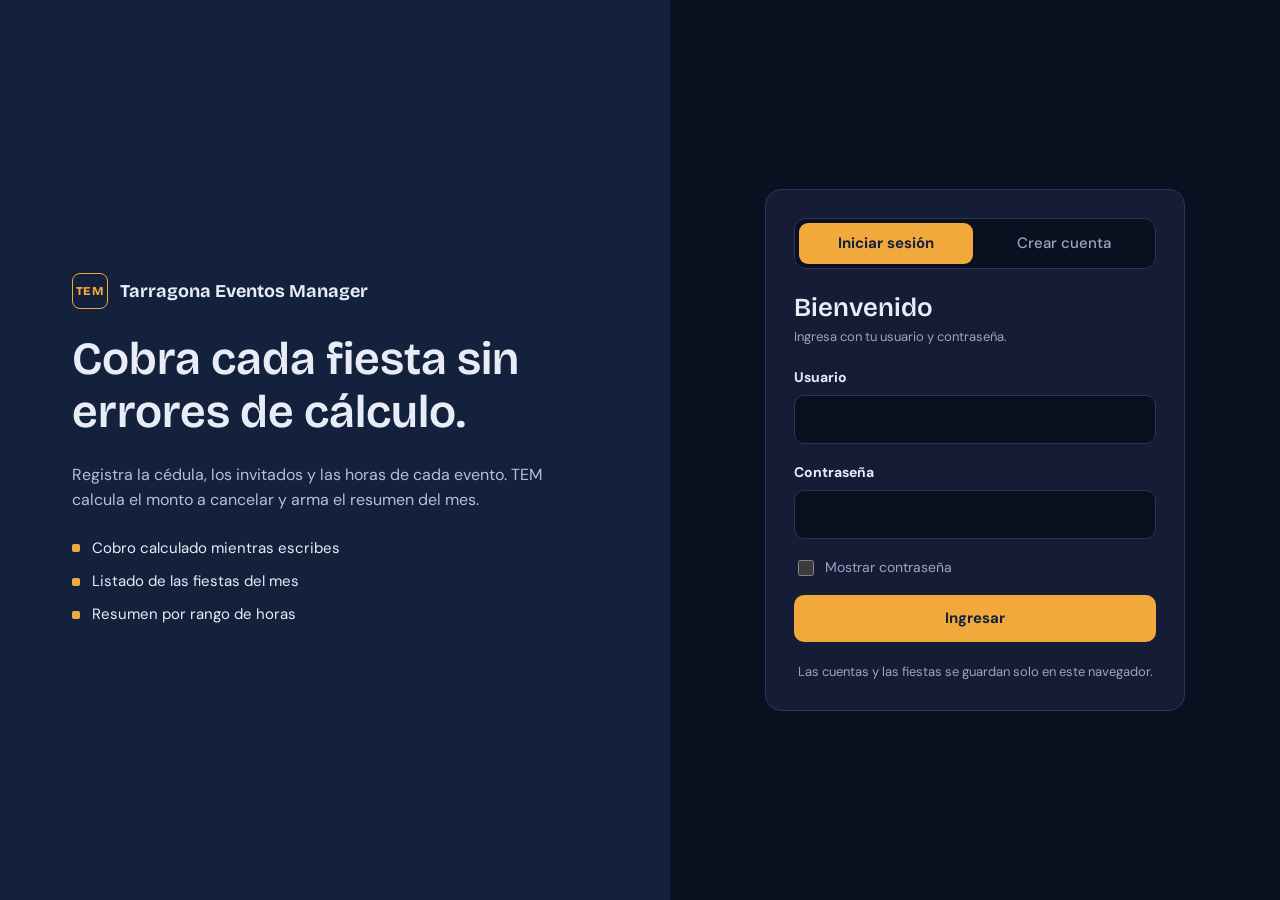
<file: index.html>
<!DOCTYPE html>
<html lang="es" data-tema="oscuro">
<head>
  <meta charset="UTF-8">
  <meta name="viewport" content="width=device-width, initial-scale=1">
  <title>Ingresar | Tarragona Eventos Manager</title>
  <meta name="description" content="Ingresa a Tarragona Eventos Manager para registrar fiestas y calcular su cobro.">
  <link rel="icon" href="assets/favicon.svg" type="image/svg+xml">
  <link rel="preconnect" href="https://fonts.googleapis.com">
  <link rel="preconnect" href="https://fonts.gstatic.com" crossorigin>
  <link href="https://fonts.googleapis.com/css2?family=Bricolage+Grotesque:wght@500;600;700;800&family=DM+Sans:wght@400;500;700&display=swap" rel="stylesheet">
  <link rel="stylesheet" href="css/estilos.css">
  <link rel="stylesheet" href="css/login.css">
</head>
<body class="pagina-login">
  <main class="login">
    <section class="login-marca" aria-label="Presentación">
      <div class="marca">
        <span class="logo" aria-hidden="true">TEM</span>
        <span>Tarragona Eventos Manager</span>
      </div>
      <h1>Cobra cada fiesta sin errores de cálculo.</h1>
      <p class="login-descripcion">Registra la cédula, los invitados y las horas de cada evento. TEM calcula el monto a cancelar y arma el resumen del mes.</p>
      <ul class="login-lista">
        <li>Cobro calculado mientras escribes</li>
        <li>Listado de las fiestas del mes</li>
        <li>Resumen por rango de horas</li>
      </ul>
    </section>

    <section class="login-caja" aria-label="Acceso">
      <div class="tarjeta login-tarjeta">
        <div class="pestanas" role="tablist" aria-label="Acceso a la cuenta">
          <button type="button" role="tab" data-pestana="ingreso" aria-selected="true">Iniciar sesión</button>
          <button type="button" role="tab" data-pestana="crear" aria-selected="false">Crear cuenta</button>
        </div>

        <form id="formulario-ingreso" novalidate>
          <h2>Bienvenido</h2>
          <p class="ayuda">Ingresa con tu usuario y contraseña.</p>
          <div class="campo">
            <label for="ingreso-usuario">Usuario</label>
            <input id="ingreso-usuario" name="usuario" autocomplete="username" autocapitalize="none" spellcheck="false">
          </div>
          <div class="campo">
            <label for="ingreso-contrasena">Contraseña</label>
            <input id="ingreso-contrasena" name="contrasena" type="password" autocomplete="current-password">
          </div>
          <label class="casilla"><input type="checkbox" data-mostrar="ingreso-contrasena"> Mostrar contraseña</label>
          <p class="error" id="error-ingreso" role="alert"></p>
          <button class="boton boton-principal boton-ancho" type="submit">Ingresar</button>
        </form>

        <form id="formulario-crear" novalidate hidden>
          <h2>Crear cuenta</h2>
          <p class="ayuda">Solo necesitas un usuario y una contraseña.</p>
          <div class="campo">
            <label for="crear-usuario">Usuario</label>
            <input id="crear-usuario" name="usuario" autocomplete="username" autocapitalize="none" spellcheck="false" aria-describedby="error-crear-usuario">
            <span class="ayuda">De 3 a 20 caracteres: letras, números o guion bajo.</span>
            <span class="error" id="error-crear-usuario" role="alert"></span>
          </div>
          <div class="campo">
            <label for="crear-contrasena">Contraseña</label>
            <input id="crear-contrasena" name="contrasena" type="password" autocomplete="new-password" aria-describedby="error-crear-contrasena">
            <span class="ayuda">Mínimo 4 caracteres.</span>
            <span class="error" id="error-crear-contrasena" role="alert"></span>
          </div>
          <div class="campo">
            <label for="crear-repetir">Repetir contraseña</label>
            <input id="crear-repetir" name="repetir" type="password" autocomplete="new-password" aria-describedby="error-crear-repetir">
            <span class="error" id="error-crear-repetir" role="alert"></span>
          </div>
          <label class="casilla"><input type="checkbox" data-mostrar="crear-contrasena,crear-repetir"> Mostrar contraseñas</label>
          <button class="boton boton-principal boton-ancho" type="submit">Crear cuenta</button>
        </form>

        <p class="nota-pie">Las cuentas y las fiestas se guardan solo en este navegador.</p>
      </div>
    </section>
  </main>

  <script src="js/almacenamiento.js"></script>
  <script src="js/autenticacion.js"></script>
  <script src="js/login.js"></script>
</body>
</html>
</file>
<file: css/estilos.css>
/* ============================================================
   estilos.css: variables de diseño y componentes compartidos
   Paleta tomada del prototipo de Figma (tema oscuro por defecto).
   El tema claro se activa con data-tema="claro" en <html>.
   ============================================================ */

:root {
  --fuente-titulo: 'Bricolage Grotesque', 'Segoe UI', system-ui, sans-serif;
  --fuente-texto: 'DM Sans', 'Segoe UI', system-ui, sans-serif;

  --fondo: #0B1020;
  --tarjeta: #151D36;
  --tarjeta-2: #1D2745;
  --borde: #2A3558;
  --texto: #E8ECF6;
  --apagado: #9AA5C2;
  --acento: #F2A93B;
  --acento-texto: #F2A93B;
  --sobre-acento: #14213D;
  --ok: #5FD3B0;
  --ok-fondo: #12372D;
  --error: #FF8A82;
  --error-fondo: #43201E;

  --encabezado: #14213D;
  --encabezado-texto: #E8ECF6;
  --encabezado-apagado: #B5BFDA;

  --radio: 12px;
  color-scheme: dark;
}

:root[data-tema="claro"] {
  --fondo: #F4F6FA;
  --tarjeta: #FFFFFF;
  --tarjeta-2: #EDF0F7;
  --borde: #DDE2EC;
  --texto: #1B2233;
  --apagado: #59627A;
  --acento-texto: #8A5200;
  --ok: #1B7F66;
  --ok-fondo: #DDF2EB;
  --error: #B83A33;
  --error-fondo: #FBE4E2;
  color-scheme: light;
}

*, *::before, *::after { box-sizing: border-box; }

body {
  margin: 0;
  min-height: 100vh;
  background: var(--fondo);
  color: var(--texto);
  font: 400 15px/1.55 var(--fuente-texto);
}

h1, h2, h3 { margin: 0; font-family: var(--fuente-titulo); line-height: 1.15; text-wrap: balance; }
h2 { font-size: 20px; font-weight: 600; }
p { margin: 0; }
button, input { font: inherit; }
button { cursor: pointer; }

:focus-visible { outline: 3px solid var(--acento); outline-offset: 2px; }

.icono {
  width: 18px; height: 18px; flex: none;
  stroke: currentColor; fill: none; stroke-width: 1.7; stroke-linecap: round; stroke-linejoin: round;
}

/* ---------- Marca ---------- */
.marca { display: flex; align-items: center; gap: 12px; font: 700 18px var(--fuente-titulo); color: var(--encabezado-texto); }
.logo {
  width: 36px; height: 36px; flex: none;
  display: grid; place-items: center;
  border: 1.5px solid var(--acento); border-radius: 8px;
  color: var(--acento); font: 800 12px var(--fuente-titulo); letter-spacing: .02em;
}

/* ---------- Tarjetas ---------- */
.tarjeta {
  background: var(--tarjeta);
  border: 1px solid var(--borde);
  border-radius: 16px;
  padding: 24px;
  min-width: 0;
}

/* ---------- Formularios ---------- */
.campo { display: flex; flex-direction: column; gap: 6px; margin-bottom: 18px; }
label { font-weight: 700; font-size: 14px; }
input[type="text"], input[type="password"], input:not([type]) {
  width: 100%;
  background: var(--fondo);
  color: var(--texto);
  border: 1.5px solid var(--borde);
  border-radius: 10px;
  padding: 12px 14px;
}
input::placeholder { color: var(--apagado); opacity: .7; }
input:focus { border-color: var(--acento); outline: none; box-shadow: 0 0 0 3px rgba(242, 169, 59, .3); }
input[aria-invalid="true"] { border-color: var(--error); }
.ayuda { color: var(--apagado); font-size: 13px; }
.error { color: var(--error); font-size: 13px; }
.error:empty { display: none; }
.casilla { display: flex; align-items: center; gap: 8px; font-weight: 400; font-size: 14px; color: var(--apagado); margin-bottom: 16px; cursor: pointer; }
.casilla input { width: 16px; height: 16px; accent-color: var(--acento); }

/* ---------- Botones ---------- */
.boton {
  display: inline-flex; align-items: center; justify-content: center; gap: 8px;
  border-radius: 10px; padding: 11px 18px; font-weight: 700; border: 1.5px solid transparent;
  transition: filter .15s, background .15s;
}
.boton-principal { background: var(--acento); color: var(--sobre-acento); }
.boton-principal:hover { filter: brightness(1.07); }
.boton-secundario { background: transparent; color: var(--texto); border-color: var(--borde); }
.boton-secundario:hover { background: var(--tarjeta-2); }
.boton-peligro { background: transparent; color: var(--error); border-color: var(--error); }
.boton-peligro:hover, .boton-peligro-activo { background: var(--error-fondo); }
.boton-chico { padding: 6px 12px; font-size: 13px; }
.boton-ancho { width: 100%; }

.aviso { margin-top: 16px; padding: 10px 14px; border-radius: 10px; background: var(--ok-fondo); color: var(--ok); font-weight: 500; }

@media (prefers-reduced-motion: reduce) {
  * { transition: none !important; animation: none !important; }
}
</file>
<file: css/login.css>
/* ============================================================
   login.css: pantalla de ingreso y creación de cuenta
   ============================================================ */

.login { display: grid; grid-template-columns: minmax(0, 1.1fr) minmax(0, 1fr); min-height: 100vh; }

.login-marca {
  background: var(--encabezado);
  color: var(--encabezado-texto);
  padding: 56px clamp(24px, 6vw, 72px);
  display: flex; flex-direction: column; justify-content: center; gap: 24px;
}
.login-marca h1 { font-size: clamp(30px, 4.4vw, 46px); font-weight: 600; max-width: 16ch; }
.login-descripcion { color: var(--encabezado-apagado); max-width: 46ch; font-size: 16px; }
.login-lista { list-style: none; margin: 0; padding: 0; display: flex; flex-direction: column; gap: 10px; }
.login-lista li { display: flex; align-items: center; gap: 12px; color: var(--encabezado-texto); }
.login-lista li::before { content: ""; width: 8px; height: 8px; border-radius: 2px; background: var(--acento); flex: none; }

.login-caja { display: grid; place-items: center; padding: 32px 20px; }
.login-tarjeta { width: 100%; max-width: 420px; padding: 28px; }
.login-tarjeta h2 { font-size: 26px; font-weight: 600; }
.login-tarjeta form > .ayuda { margin: 4px 0 20px; }

.pestanas { display: grid; grid-template-columns: 1fr 1fr; gap: 4px; background: var(--fondo); border: 1px solid var(--borde); border-radius: 12px; padding: 4px; margin-bottom: 24px; }
.pestanas button { background: none; border: 0; border-radius: 9px; padding: 9px 12px; color: var(--apagado); font-weight: 500; }
.pestanas button[aria-selected="true"] { background: var(--acento); color: var(--sobre-acento); font-weight: 700; }

.login-tarjeta .error { margin-bottom: 14px; }
.nota-pie { margin-top: 20px; color: var(--apagado); font-size: 13px; text-align: center; }

@media (max-width: 860px) {
  .login { grid-template-columns: minmax(0, 1fr); min-height: 0; }
  .login-marca { padding: 28px 20px; gap: 16px; }
  .login-marca h1 { font-size: 28px; max-width: none; }
  .login-lista { display: none; }
}
</file>
<file: css/panel.css>
/* ============================================================
   panel.css: encabezado, pantallas y componentes del panel
   ============================================================ */

/* ---------- Encabezado ---------- */
.encabezado { background: var(--encabezado); border-bottom: 1px solid rgba(255, 255, 255, .07); }
.encabezado-interno {
  max-width: 1120px; margin: 0 auto; padding: 0 20px;
  display: flex; align-items: center; flex-wrap: wrap; gap: 0 28px; min-height: 64px;
}
.navegacion { display: flex; gap: 4px; margin-left: auto; }
.navegacion button {
  background: none; border: 0; border-bottom: 3px solid transparent;
  color: var(--encabezado-apagado); padding: 21px 12px 18px; font-weight: 500;
}
.navegacion button:hover { color: #fff; }
.navegacion button[aria-current="page"] { color: #fff; border-bottom-color: var(--acento); }
.sesion { display: flex; align-items: center; gap: 8px; color: var(--encabezado-apagado); font-size: 14px; }
.usuario strong { color: var(--encabezado-texto); }
.boton-encabezado {
  background: none; border: 1px solid rgba(255, 255, 255, .22); color: var(--encabezado-texto);
  border-radius: 8px; padding: 5px 10px; font-size: 13px;
}
.boton-encabezado:hover { background: rgba(255, 255, 255, .08); }

/* ---------- Contenido ---------- */
.contenido { max-width: 1120px; margin: 0 auto; padding: 40px 20px 56px; }
.etiqueta { color: var(--acento-texto); font: 700 11px var(--fuente-texto); letter-spacing: .12em; text-transform: uppercase; margin-bottom: 6px; }
.titulo-vista { font-size: clamp(32px, 5vw, 46px); font-weight: 500; margin-bottom: 8px; }
.subtitulo { color: var(--apagado); margin-bottom: 28px; max-width: 60ch; }
.tarjeta-subtitulo { margin: 4px 0 22px; }
.tarjeta-cabecera { display: flex; justify-content: space-between; align-items: flex-start; gap: 12px; margin-bottom: 16px; }
.icono-caja {
  width: 36px; height: 36px; flex: none; display: grid; place-items: center;
  background: var(--tarjeta-2); border: 1px solid var(--borde); border-radius: 10px; color: var(--acento-texto);
}
.acciones { display: flex; flex-wrap: wrap; gap: 10px; }
.acciones-centradas { justify-content: center; margin-top: 18px; }

/* ---------- Pantalla 1 ---------- */
.columnas { display: grid; grid-template-columns: minmax(0, 1.65fr) minmax(0, 1fr); gap: 24px; align-items: start; }
.lista-cobro { margin: 0; }
.fila-cobro { display: flex; justify-content: space-between; align-items: flex-start; gap: 12px; padding: 14px 0; border-top: 1px solid var(--borde); }
.fila-cobro:last-child { border-bottom: 1px solid var(--borde); }
.fila-cobro dt { font-size: 14px; }
.fila-cobro dt small { display: block; color: var(--apagado); font-size: 12px; }
.fila-cobro dd { margin: 0; font-weight: 700; font-variant-numeric: tabular-nums; white-space: nowrap; }
.total-cobro { display: flex; justify-content: space-between; align-items: center; gap: 12px; padding-top: 18px; font-size: 12px; font-weight: 700; letter-spacing: .06em; }
.total-cobro small { display: block; font-weight: 400; letter-spacing: 0; color: var(--apagado); }
.total-cobro strong { font: 800 clamp(28px, 4vw, 38px) var(--fuente-titulo); color: var(--acento-texto); font-variant-numeric: tabular-nums; letter-spacing: 0; }

/* ---------- Pantalla 2 ---------- */
.cabecera-vista { display: flex; justify-content: space-between; align-items: flex-end; flex-wrap: wrap; gap: 8px 20px; }
.cabecera-acciones { display: flex; align-items: center; gap: 10px; margin-bottom: 28px; flex-wrap: wrap; }
.pastilla { display: inline-flex; align-items: center; gap: 8px; background: var(--tarjeta-2); border: 1px solid var(--borde); border-radius: 999px; padding: 6px 14px; font-size: 13px; font-weight: 700; }
.pastilla .icono { color: var(--acento-texto); width: 16px; height: 16px; }
.caja-tabla { background: var(--tarjeta); border: 1px solid var(--borde); border-radius: 16px; overflow-x: auto; }
.caja-tabla[hidden], .vacio[hidden] { display: none; }
table { width: 100%; border-collapse: collapse; min-width: 640px; }
th, td { padding: 16px 20px; text-align: left; font-variant-numeric: tabular-nums; }
th { background: var(--tarjeta-2); color: var(--apagado); font-size: 11px; font-weight: 700; letter-spacing: .08em; text-transform: uppercase; }
td { border-top: 1px solid var(--borde); }
td.monto { color: var(--acento-texto); font-weight: 500; }
.etiqueta-rango { display: inline-block; background: var(--tarjeta-2); border-radius: 999px; padding: 3px 12px; font-size: 12px; font-weight: 700; white-space: nowrap; }
.vacio { text-align: center; padding: 40px 24px; }
.vacio .ayuda { margin-top: 8px; }

/* ---------- Pantalla 3 ---------- */
.cifras { display: grid; grid-template-columns: repeat(auto-fit, minmax(200px, 1fr)); gap: 16px; margin-bottom: 20px; }
.cifra { background: var(--tarjeta); border: 1px solid var(--borde); border-radius: 16px; padding: 20px; min-width: 0; }
.cifra-cabecera { display: flex; justify-content: space-between; align-items: center; color: var(--apagado); font-size: 12px; font-weight: 700; letter-spacing: .08em; }
.cifra strong { display: block; margin: 14px 0 4px; font: 800 38px/1 var(--fuente-titulo); font-variant-numeric: tabular-nums; }
.cifra strong.cifra-dinero { color: var(--acento-texto); font-size: clamp(26px, 3vw, 32px); }
.cifra small { color: var(--apagado); font-size: 13px; }
.columnas-resumen { display: grid; grid-template-columns: minmax(0, 1.8fr) minmax(0, 1fr); gap: 20px; align-items: stretch; }
.leyenda { display: inline-flex; align-items: center; gap: 6px; color: var(--apagado); font-size: 12px; }
.leyenda i { width: 10px; height: 10px; border-radius: 3px; background: var(--acento); }
.grafico { display: flex; justify-content: space-around; gap: 16px; padding-top: 8px; }
.columna-barra { flex: 1; max-width: 130px; display: flex; flex-direction: column; align-items: center; }
.area-barra { height: 210px; width: 100%; display: flex; flex-direction: column; justify-content: flex-end; align-items: center; gap: 6px; border-bottom: 1px solid var(--borde); }
.valor-barra { font-weight: 700; font-size: 13px; }
.barra { width: 100%; background: var(--acento); border-radius: 8px 8px 0 0; transition: height .3s; }
.nombre-barra { margin-top: 10px; color: var(--apagado); font-size: 13px; text-align: center; }
.lectura { display: flex; flex-direction: column; gap: 10px; }
.lectura .etiqueta { margin: 6px 0 0; }
.lectura h2 { font-size: 24px; font-weight: 500; padding-bottom: 14px; border-bottom: 1px solid var(--borde); }
.lectura-barras { display: flex; gap: 6px; margin-top: auto; padding-top: 6px; }
.lectura-barras span { flex: 1; height: 4px; border-radius: 4px; background: var(--acento); }

/* ---------- Reglas de cobro ---------- */
.reglas { margin-top: 32px; background: var(--tarjeta-2); border: 1px solid var(--borde); border-radius: 14px; padding: 18px 22px; }
.reglas h2 { font-size: 16px; font-weight: 500; margin-bottom: 12px; }
.reglas-grilla { display: grid; grid-template-columns: repeat(auto-fit, minmax(230px, 1fr)); gap: 16px 28px; }
.regla-titulo { display: flex; align-items: center; gap: 8px; font-size: 14px; }
.regla-titulo .icono { color: var(--acento-texto); width: 16px; height: 16px; }
.regla-detalle { color: var(--apagado); font-size: 12.5px; margin-top: 2px; padding-left: 24px; }

/* ---------- Pantallas pequeñas ---------- */
@media (max-width: 860px) {
  .columnas, .columnas-resumen { grid-template-columns: minmax(0, 1fr); }
  .encabezado-interno { padding-top: 10px; row-gap: 4px; }
  .navegacion { order: 3; width: 100%; margin-left: 0; overflow-x: auto; }
  .navegacion button { padding: 12px 12px 10px; white-space: nowrap; }
  .sesion { margin-left: auto; }
  .usuario { display: none; }
}
@media (max-width: 480px) {
  .contenido { padding-top: 28px; }
  .tarjeta { padding: 18px; }
}
</file>
